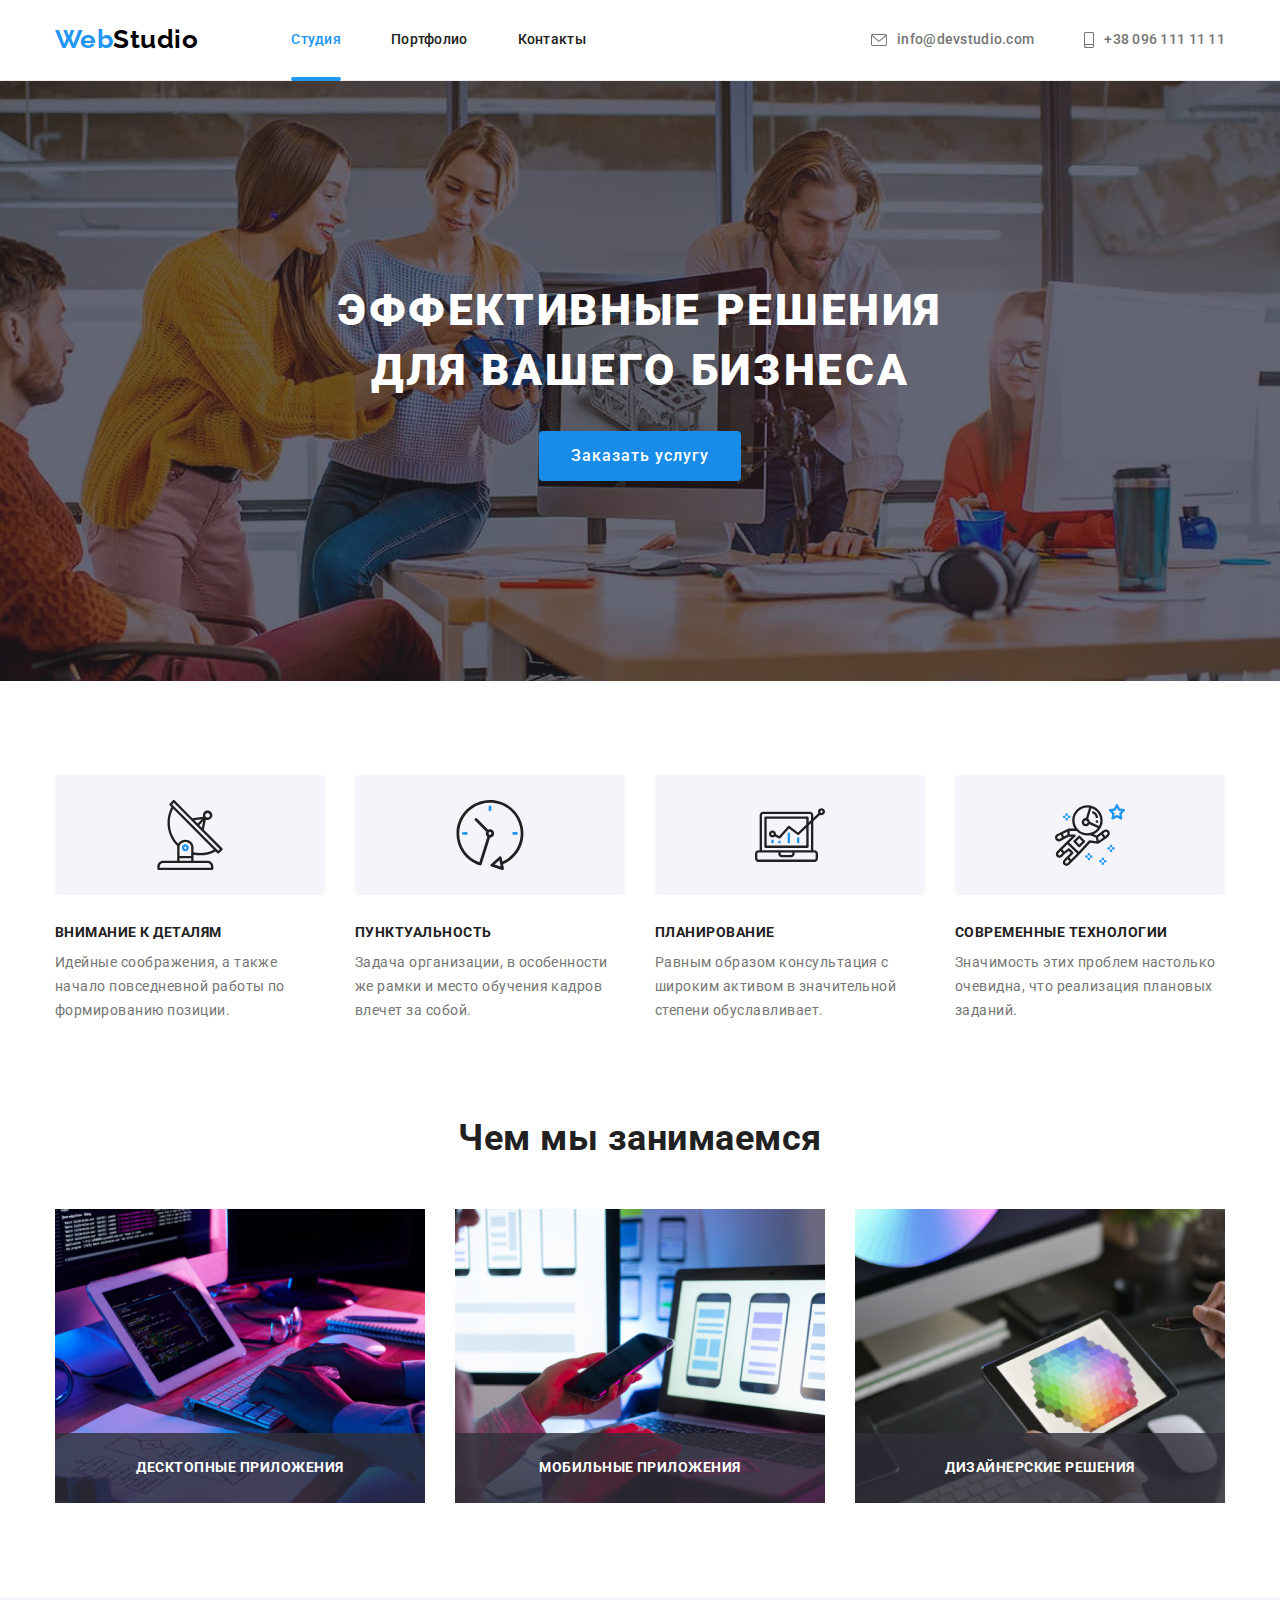
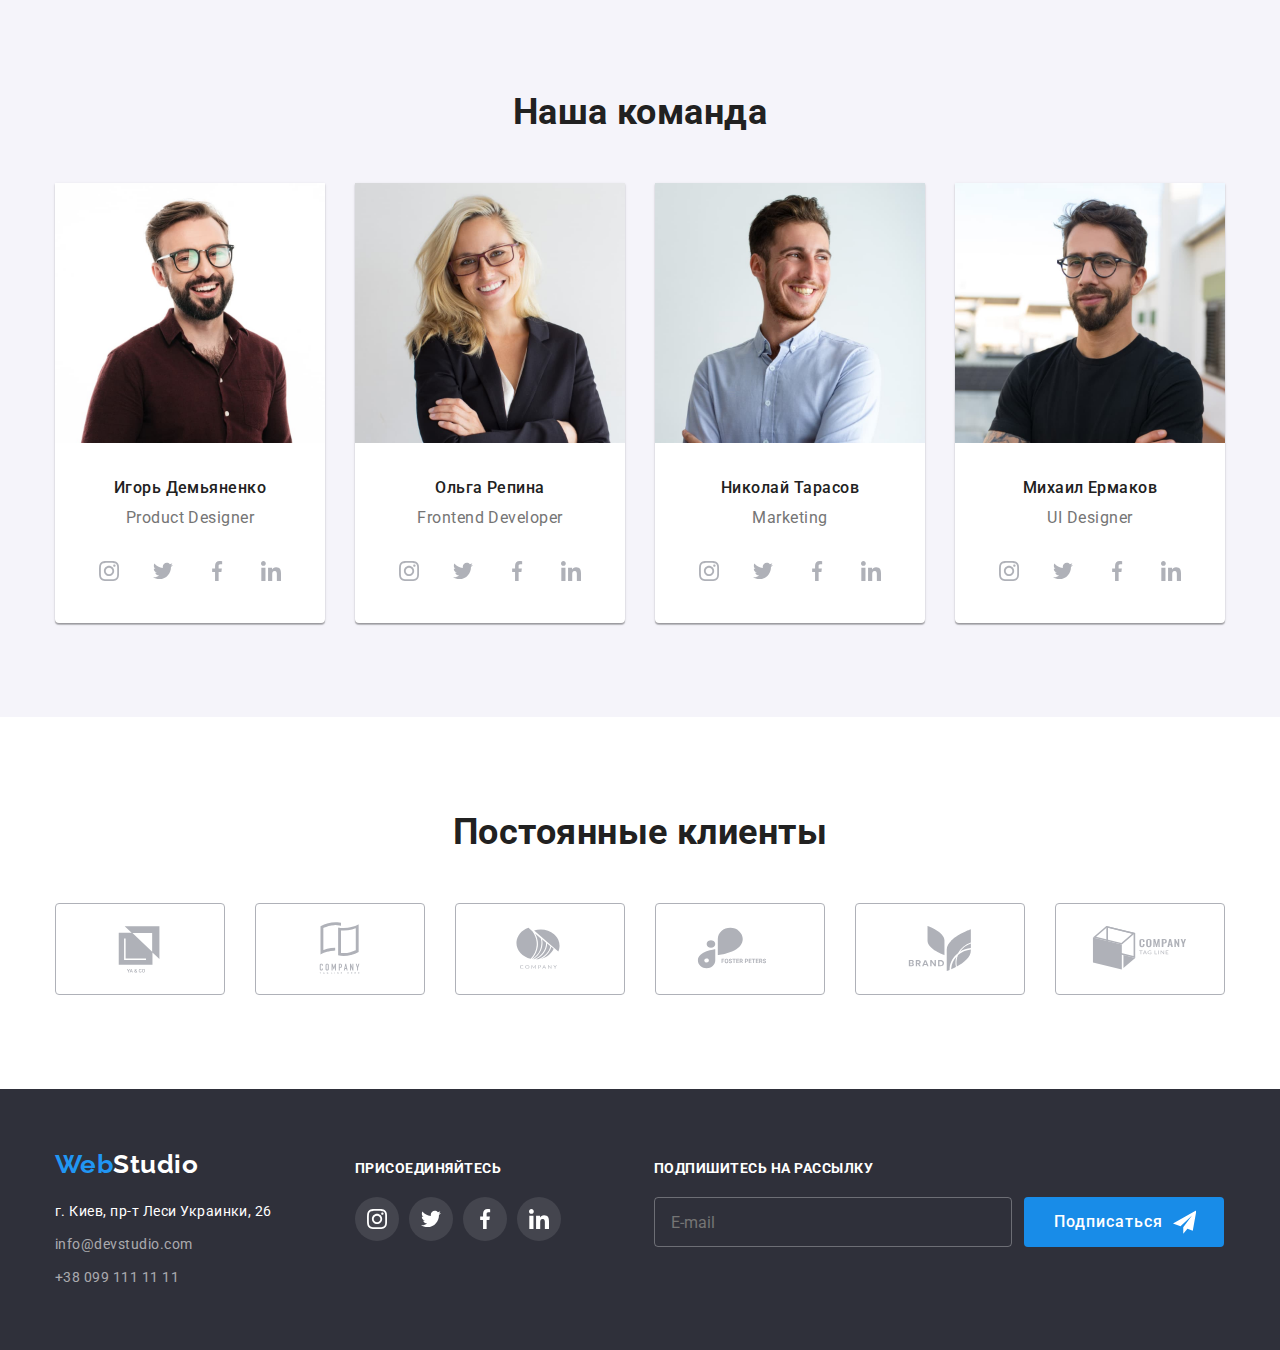
<file: index.html>
<!DOCTYPE html>
<html lang="ru">
    <head>
        <meta charset="UTF-8" />
        <meta http-equiv="X-UA-Compatible" content="IE=edge" />
        <meta name="viewport" content="width=device-width, initial-scale=1.0" />
        <title>Главная</title>
        <link rel="preconnect" href="https://fonts.googleapis.com" />
        <link rel="preconnect" href="https://fonts.gstatic.com" crossorigin />
        <link
            href="https://fonts.googleapis.com/css2?family=Raleway:wght@700&family=Roboto:wght@400;500;700;900&display=swap"
            rel="stylesheet"
        />
        <link
            rel="stylesheet"
            href="https://cdnjs.cloudflare.com/ajax/libs/modern-normalize/1.1.0/modern-normalize.min.css"
        />
        <link rel="stylesheet" href="./css/styles.css" />
    </head>

    <!-- body -->
    <body>
        <!-- header -->
        <header class="header">
            <div class="container main-nav">
                <!--navigation-->
                <nav class="navigation">
                    <!-- logo -->
                    <a href="./index.html" class="logo link"
                        ><span class="logo-web">Web</span>Studio</a
                    >
                    <!-- menu -->
                    <ul class="site-nav list">
                        <li class="item">
                            <a href="./index.html" class="link current">Студия</a>
                        </li>
                        <li class="item">
                            <a href="./portfolio.html" class="link">Портфолио</a>
                        </li>
                        <li class="item">
                            <a href="" class="link">Контакты</a>
                        </li>
                    </ul>
                </nav>

                <!-- contacts -->
                <ul class="site-contacts list">
                    <li class="item">
                        <a href="mailto:info@devstudio.com" class="email link">
                            <svg class="site-contacts-email" width="16" height="12">
                                <use href="./images/icons.svg#icon-envelope"></use>
                            </svg>
                            info@devstudio.com
                        </a>
                    </li>
                    <li class="item">
                        <a href="tel:+380961111111" class="smartphone link">
                            <svg class="site-contacts-smartphone" width="10" height="16">
                                <use href="./images/icons.svg#icon-smartphone"></use>
                            </svg>
                            +38 096 111 11 11</a
                        >
                    </li>
                </ul>
            </div>
        </header>

        <!-- main -->
        <main>
            <!-- hero -->
            <section class="hero overlay">
                <div class="container">
                    <h1 class="hero-title">Эффективные решения для вашего бизнеса</h1>
                    <button type="button" class="button primary" data-modal-open>
                        Заказать услугу
                    </button>
                </div>
            </section>

            <!-- specifics -->
            <section class="section no-bottom-padding">
                <div class="container">
                    <!-- visually-hidden -->
                    <h2 class="visually-hidden" aria-hidden="true" tabindex="-1">
                        Особенности
                    </h2>

                    <ul class="specifics-list list">
                        <li class="item">
                            <div class="specifics-item">
                                <svg width="70" height="70">
                                    <use href="./images/icons.svg#icon-antenna"></use>
                                </svg>
                            </div>
                            <h3 class="section-subtitle">Внимание к деталям</h3>
                            <p class="section-text">
                                Идейные соображения, а также начало повседневной работы по
                                формированию позиции.
                            </p>
                        </li>

                        <li class="item icon-clock">
                            <div class="specifics-item">
                                <svg width="70" height="70">
                                    <use href="./images/icons.svg#icon-clock"></use>
                                </svg>
                            </div>
                            <h3 class="section-subtitle">Пунктуальность</h3>
                            <p class="section-text">
                                Задача организации, в особенности же рамки и место
                                обучения кадров влечет за собой.
                            </p>
                        </li>

                        <li class="item icon-diagram">
                            <div class="specifics-item">
                                <svg width="70" height="70">
                                    <use href="./images/icons.svg#icon-diagram"></use>
                                </svg>
                            </div>
                            <h3 class="section-subtitle">Планирование</h3>
                            <p class="section-text">
                                Равным образом консультация с широким активом в
                                значительной степени обуславливает.
                            </p>
                        </li>

                        <li class="item icon-astronaut">
                            <div class="specifics-item">
                                <svg width="70" height="70">
                                    <use href="./images/icons.svg#icon-astronaut"></use>
                                </svg>
                            </div>
                            <h3 class="section-subtitle">Современные технологии</h3>
                            <p class="section-text">
                                Значимость этих проблем настолько очевидна, что реализация
                                плановых заданий.
                            </p>
                        </li>
                    </ul>
                </div>
            </section>

            <!-- occupation -->
            <section class="section">
                <div class="container">
                    <h2 class="section-title">Чем мы занимаемся</h2>
                    <ul class="occupation-list list">
                        <li class="item">
                            <div class="occupation-thumb">
                                <img
                                    class="image"
                                    src="./images/img_1.jpg"
                                    alt="разработка програм"
                                    width="370"
                                    height="294"
                                />
                                <div class="occupation-thumb-about">
                                    <h3 class="section-subtitle">
                                        Десктопные приложения
                                    </h3>
                                </div>
                            </div>
                        </li>
                        <li class="item">
                            <div class="occupation-thumb">
                                <img
                                    class="image"
                                    src="./images/img_2.jpg"
                                    alt="мобильные приложения"
                                    width="370"
                                    height="294"
                                />
                                <div class="occupation-thumb-about">
                                    <h3 class="section-subtitle">Мобильные приложения</h3>
                                </div>
                            </div>
                        </li>
                        <li class="item">
                            <div class="occupation-thumb">
                                <img
                                    class="image"
                                    src="./images/img_3.jpg"
                                    alt="дизайн приложений"
                                    width="370"
                                    height="294"
                                />
                                <div class="occupation-thumb-about">
                                    <h3 class="section-subtitle">Дизайнерские решения</h3>
                                </div>
                            </div>
                        </li>
                    </ul>
                </div>
            </section>

            <!-- team -->
            <section class="section team">
                <div class="container">
                    <h2 class="section-title">Наша команда</h2>
                    <ul class="team-list list">
                        <li class="item">
                            <img
                                class="image"
                                src="./images/comand_1.jpg"
                                alt="Игорь Демьяненко"
                                width="270"
                            />
                            <div class="team-content">
                                <h3 class="team-subtitle">Игорь Демьяненко</h3>
                                <p class="team-text">Product Designer</p>
                                <ul class="team-socials-list list">
                                    <li class="team-socials-item">
                                        <a href="" class="team-social-link">
                                            <svg
                                                class="team-social-icon"
                                                width="20"
                                                height="20"
                                            >
                                                <use
                                                    href="./images/icons.svg#icon-instagram"
                                                ></use>
                                            </svg>
                                        </a>
                                    </li>
                                    <li class="team-socials-item">
                                        <a href="" class="team-social-link">
                                            <svg
                                                class="team-social-icon"
                                                width="20"
                                                height="20"
                                            >
                                                <use
                                                    href="./images/icons.svg#icon-twitter"
                                                ></use>
                                            </svg>
                                        </a>
                                    </li>
                                    <li class="team-socials-item">
                                        <a href="" class="team-social-link">
                                            <svg
                                                class="team-social-icon"
                                                width="20"
                                                height="20"
                                            >
                                                <use
                                                    href="./images/icons.svg#icon-facebook"
                                                ></use>
                                            </svg>
                                        </a>
                                    </li>
                                    <li class="team-socials-item">
                                        <a href="" class="team-social-link">
                                            <svg
                                                class="team-social-icon"
                                                width="20"
                                                height="20"
                                            >
                                                <use
                                                    href="./images/icons.svg#icon-linkedin"
                                                ></use>
                                            </svg>
                                        </a>
                                    </li>
                                </ul>
                            </div>
                        </li>
                        <li class="item">
                            <img
                                class="image"
                                src="./images/comand_2.jpg"
                                alt="Ольга Репина"
                                width="270"
                            />
                            <div class="team-content">
                                <h3 class="team-subtitle">Ольга Репина</h3>
                                <p class="team-text">Frontend Developer</p>
                                <ul class="team-socials-list list">
                                    <li class="team-socials-item">
                                        <a href="" class="team-social-link">
                                            <svg
                                                class="team-social-icon"
                                                width="20"
                                                height="20"
                                            >
                                                <use
                                                    href="./images/icons.svg#icon-instagram"
                                                ></use>
                                            </svg>
                                        </a>
                                    </li>
                                    <li class="team-socials-item">
                                        <a href="" class="team-social-link">
                                            <svg
                                                class="team-social-icon"
                                                width="20"
                                                height="20"
                                            >
                                                <use
                                                    href="./images/icons.svg#icon-twitter"
                                                ></use>
                                            </svg>
                                        </a>
                                    </li>
                                    <li class="team-socials-item">
                                        <a href="" class="team-social-link">
                                            <svg
                                                class="team-social-icon"
                                                width="20"
                                                height="20"
                                            >
                                                <use
                                                    href="./images/icons.svg#icon-facebook"
                                                ></use>
                                            </svg>
                                        </a>
                                    </li>
                                    <li class="team-socials-item">
                                        <a href="" class="team-social-link">
                                            <svg
                                                class="team-social-icon"
                                                width="20"
                                                height="20"
                                            >
                                                <use
                                                    href="./images/icons.svg#icon-linkedin"
                                                ></use>
                                            </svg>
                                        </a>
                                    </li>
                                </ul>
                            </div>
                        </li>
                        <li class="item">
                            <img
                                class="image"
                                src="./images/comand_3.jpg"
                                alt="Николай Тарасов"
                                width="270"
                            />
                            <div class="team-content">
                                <h3 class="team-subtitle">Николай Тарасов</h3>
                                <p class="team-text">Marketing</p>
                                <ul class="team-socials-list list">
                                    <li class="team-socials-item">
                                        <a href="" class="team-social-link">
                                            <svg
                                                class="team-social-icon"
                                                width="20"
                                                height="20"
                                            >
                                                <use
                                                    href="./images/icons.svg#icon-instagram"
                                                ></use>
                                            </svg>
                                        </a>
                                    </li>
                                    <li class="team-socials-item">
                                        <a href="" class="team-social-link">
                                            <svg
                                                class="team-social-icon"
                                                width="20"
                                                height="20"
                                            >
                                                <use
                                                    href="./images/icons.svg#icon-twitter"
                                                ></use>
                                            </svg>
                                        </a>
                                    </li>
                                    <li class="team-socials-item">
                                        <a href="" class="team-social-link">
                                            <svg
                                                class="team-social-icon"
                                                width="20"
                                                height="20"
                                            >
                                                <use
                                                    href="./images/icons.svg#icon-facebook"
                                                ></use>
                                            </svg>
                                        </a>
                                    </li>
                                    <li class="team-socials-item">
                                        <a href="" class="team-social-link">
                                            <svg
                                                class="team-social-icon"
                                                width="20"
                                                height="20"
                                            >
                                                <use
                                                    href="./images/icons.svg#icon-linkedin"
                                                ></use>
                                            </svg>
                                        </a>
                                    </li>
                                </ul>
                            </div>
                        </li>
                        <li class="item">
                            <img
                                class="image"
                                src="./images/comand_4.jpg"
                                alt="Михаил Ермаков"
                                width="270"
                            />
                            <div class="team-content">
                                <h3 class="team-subtitle">Михаил Ермаков</h3>
                                <p class="team-text">UI Designer</p>
                                <ul class="team-socials-list list">
                                    <li class="team-socials-item">
                                        <a href="" class="team-social-link">
                                            <svg
                                                class="team-social-icon"
                                                width="20"
                                                height="20"
                                            >
                                                <use
                                                    href="./images/icons.svg#icon-instagram"
                                                ></use>
                                            </svg>
                                        </a>
                                    </li>
                                    <li class="team-socials-item">
                                        <a href="" class="team-social-link">
                                            <svg
                                                class="team-social-icon"
                                                width="20"
                                                height="20"
                                            >
                                                <use
                                                    href="./images/icons.svg#icon-twitter"
                                                ></use>
                                            </svg>
                                        </a>
                                    </li>
                                    <li class="team-socials-item">
                                        <a href="" class="team-social-link">
                                            <svg
                                                class="team-social-icon"
                                                width="20"
                                                height="20"
                                            >
                                                <use
                                                    href="./images/icons.svg#icon-facebook"
                                                ></use>
                                            </svg>
                                        </a>
                                    </li>
                                    <li class="team-socials-item">
                                        <a href="" class="team-social-link">
                                            <svg
                                                class="team-social-icon"
                                                width="20"
                                                height="20"
                                            >
                                                <use
                                                    href="./images/icons.svg#icon-linkedin"
                                                ></use>
                                            </svg>
                                        </a>
                                    </li>
                                </ul>
                            </div>
                        </li>
                    </ul>
                </div>
            </section>

            <!-- client -->
            <section class="section">
                <div class="container">
                    <h2 class="section-title">Постоянные клиенты</h2>
                    <ul class="client-list">
                        <li class="item list">
                            <a
                                class="client-link item-flex"
                                target="_blank"
                                rel="nofollow"
                                href=""
                                ><svg class="icon" width="106" height="60">
                                    <use
                                        href="./images/icons.svg#icon-client_1"
                                    ></use></svg
                            ></a>
                        </li>
                        <li class="item list">
                            <a
                                class="client-link item-flex"
                                target="_blank"
                                rel="nofollow"
                                href=""
                                ><svg class="icon" width="106" height="60">
                                    <use
                                        href="./images/icons.svg#icon-client_2"
                                    ></use></svg
                            ></a>
                        </li>
                        <li class="item list">
                            <a
                                class="client-link item-flex"
                                target="_blank"
                                rel="nofollow"
                                href=""
                                ><svg class="icon" width="106" height="60">
                                    <use
                                        href="./images/icons.svg#icon-client_3"
                                    ></use></svg
                            ></a>
                        </li>
                        <li class="item list">
                            <a
                                class="client-link item-flex"
                                target="_blank"
                                rel="nofollow"
                                href=""
                                ><svg class="icon" width="106" height="60">
                                    <use
                                        href="./images/icons.svg#icon-client_4"
                                    ></use></svg
                            ></a>
                        </li>
                        <li class="item list">
                            <a
                                class="client-link item-flex"
                                target="_blank"
                                rel="nofollow"
                                href=""
                                ><svg class="icon" width="106" height="60">
                                    <use
                                        href="./images/icons.svg#icon-client_5"
                                    ></use></svg
                            ></a>
                        </li>
                        <li class="item list">
                            <a
                                class="client-link item-flex"
                                target="_blank"
                                rel="nofollow"
                                href=""
                                ><svg class="icon" width="106" height="60">
                                    <use
                                        href="./images/icons.svg#icon-client_6"
                                    ></use></svg
                            ></a>
                        </li>
                    </ul>
                </div>
            </section>
        </main>

        <!-- footer -->
        <footer class="footer">
            <div class="container footer-block">
                <div class="footer-logo-address">
                    <!-- logo -->
                    <a href="./index.html" class="logo link"
                        ><span class="logo-web">Web</span>Studio</a
                    >

                    <!-- address -->
                    <address class="footer-address">
                        <ul class="address-list list">
                            <li class="item">
                                <a
                                    target="_blank"
                                    rel="nofollow"
                                    href="https://goo.gl/maps/Q8oSSp6cbLLiqwUZA"
                                    class="location link"
                                    >г. Киев, пр-т Леси Украинки, 26
                                </a>
                            </li>
                            <li class="item">
                                <a
                                    href="mailto:info@devstudio.com"
                                    class="address-contacts link"
                                    >info@devstudio.com</a
                                >
                            </li>
                            <li class="item">
                                <a href="tel:+380961111111" class="address-contacts link"
                                    >+38 099 111 11 11</a
                                >
                            </li>
                        </ul>
                    </address>
                </div>

                <!-- social -->
                <div class="footer-social">
                    <h3 class="section-subtitle">присоединяйтесь</h3>
                    <ul class="footer-social-list list">
                        <li class="item">
                            <a
                                class="social-link item-flex"
                                target="_blank"
                                rel="nofollow"
                                href=""
                            >
                                <svg class="icon" width="20" height="20">
                                    <use href="./images/icons.svg#icon-instagram"></use>
                                </svg>
                            </a>
                        </li>
                        <li class="item">
                            <a
                                class="social-link item-flex"
                                target="_blank"
                                rel="nofollow"
                                href=""
                            >
                                <svg class="icon" width="20" height="20">
                                    <use
                                        href="./images/icons.svg#icon-twitter"
                                    ></use></svg
                            ></a>
                        </li>
                        <li class="item">
                            <a
                                class="social-link item-flex"
                                target="_blank"
                                rel="nofollow"
                                href=""
                            >
                                <svg class="icon" width="20" height="20">
                                    <use href="./images/icons.svg#icon-facebook"></use>
                                </svg>
                            </a>
                        </li>
                        <li class="item">
                            <a
                                class="social-link item-flex"
                                target="_blank"
                                rel="nofollow"
                                href=""
                            >
                                <svg class="icon" width="20" height="20">
                                    <use
                                        href="./images/icons.svg#icon-linkedin"
                                    ></use></svg
                            ></a>
                        </li>
                    </ul>
                </div>

                <div class="footer-online">
                    <h3 class="section-subtitle">Подпишитесь на рассылку</h3>
                    <form class="online-form">
                        <input
                            type="email"
                            name="user-mail"
                            placeholder="E-mail"
                            class="online-input"
                            required
                        />
                        <button type="submit" class="button primary">
                            Подписаться
                            <svg class="icon-send" width="24" height="24">
                                <use href="./images/icons.svg#icon-send"></use>
                            </svg>
                        </button>
                    </form>
                </div>
            </div>
        </footer>

        <!-- backdrop -->
        <div class="backdrop is-hidden" data-modal>
            <div class="modal">
                <button type="button" class="modal-button-close" data-modal-close>
                    <svg class="modal-close-icon" width="18" height="18">
                        <use href="./images/icons.svg#icon-close"></use>
                    </svg>
                </button>

                <form class="modal-form">
                    <p class="modal-title">Оставьте свои данные, мы вам перезвоним</p>

                    <div class="form-field">
                        <label class="modal-label" for="name">Имя</label>
                        <div class="modal-input-wrap">
                            <input
                                class="modal-input"
                                type="text"
                                name="user-name"
                                id="name"
                                required
                            />
                            <svg class="modal-icon" width="18" height="18">
                                <use href="./images/icons.svg#icon-person"></use>
                            </svg>
                        </div>
                    </div>

                    <div class="form-field">
                        <label class="modal-label" for="tel">Телефон</label>
                        <div class="modal-input-wrap">
                            <input
                                class="modal-input"
                                type="tel"
                                name="user-tel"
                                id="tel"
                                required
                            />
                            <svg class="modal-icon" width="18" height="18">
                                <use href="./images/icons.svg#icon-phone"></use>
                            </svg>
                        </div>
                    </div>

                    <div class="form-field">
                        <label class="modal-label" for="mail">Почта</label>
                        <div class="modal-input-wrap">
                            <input
                                class="modal-input"
                                type="email"
                                name="user-mail"
                                id="mail"
                                required
                            />
                            <svg class="modal-icon" width="18" height="18">
                                <use href="./images/icons.svg#icon-email"></use>
                            </svg>
                        </div>
                    </div>

                    <div class="form-field">
                        <label class="modal-label" for="comment">Комментарий</label>
                        <textarea
                            class="modal-input modal-textarea"
                            name="user-text"
                            id="comment"
                            placeholder="Введите текст"
                        ></textarea>
                    </div>

                    <div class="form-field check">
                        <input
                            class="modal-check visually-hidden"
                            type="checkbox"
                            name="modal-check"
                            value="ok"
                            id="modal-check"
                            required
                        />
                        <label class="modal-check-text" for="modal-check"
                            ><span class="modal-check-wrap">
                                <svg class="modal-check-icon" width="16" height="15">
                                    <use href="./images/icons.svg#icon-check"></use>
                                </svg>
                            </span>
                            Соглашаюсь с рассылкой и принимаю &nbsp; </label
                        ><a href="" class="modal-check-link">Условия договора</a>
                    </div>

                    <button type="submit" class="button primary">Отправить</button>
                </form>
            </div>
        </div>
        <script src="./js/modal.js"></script>
    </body>
</html>
</file>
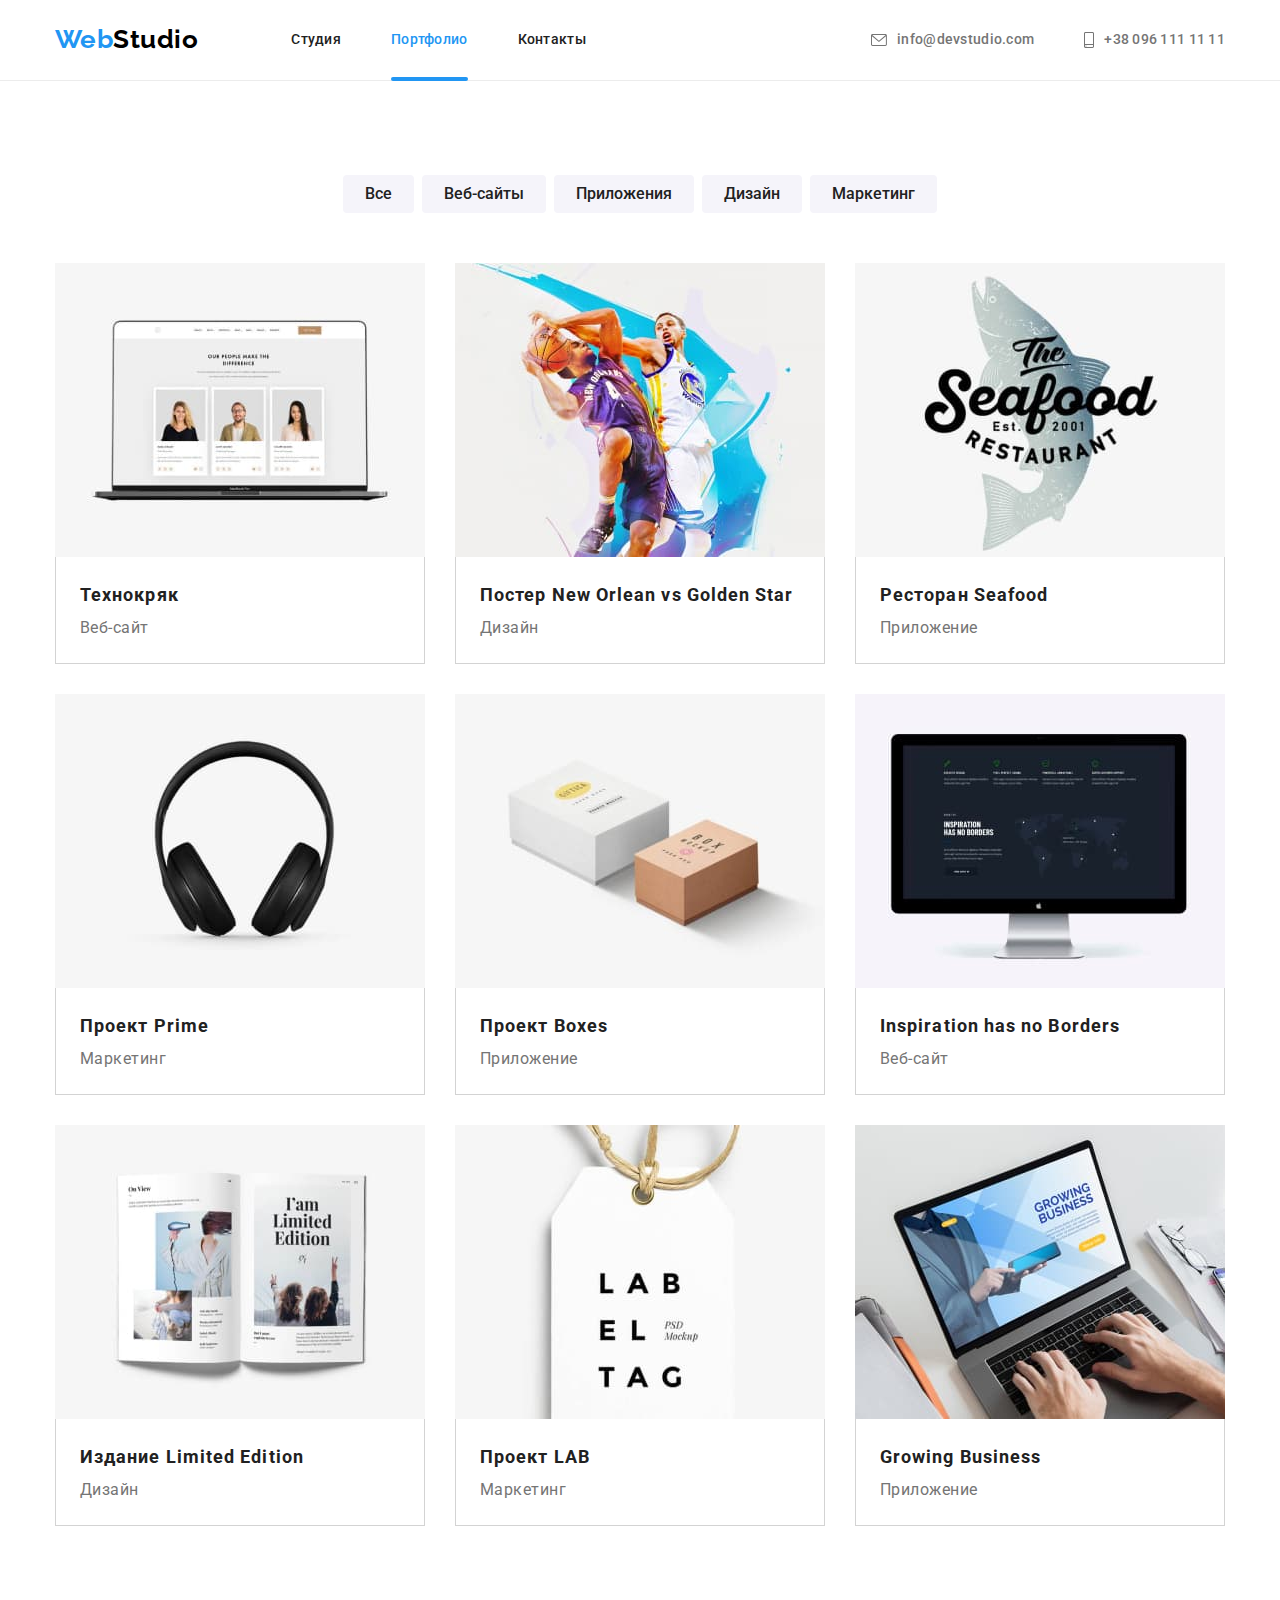
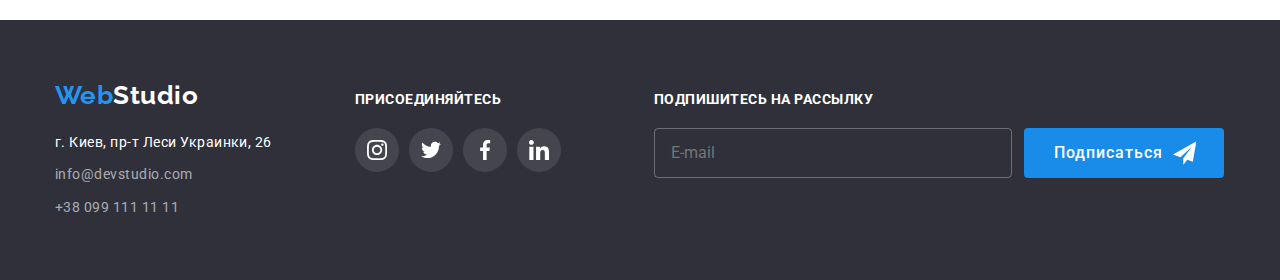
<file: portfolio.html>
<!DOCTYPE html>
<html lang="ru">
    <head>
        <meta charset="UTF-8" />
        <meta http-equiv="X-UA-Compatible" content="IE=edge" />
        <meta name="viewport" content="width=device-width, initial-scale=1.0" />
        <title>Портфолио</title>
        <link rel="preconnect" href="https://fonts.googleapis.com" />
        <link rel="preconnect" href="https://fonts.gstatic.com" crossorigin />
        <link
            href="https://fonts.googleapis.com/css2?family=Raleway:wght@700&family=Roboto:wght@400;500;700;900&display=swap"
            rel="stylesheet"
        />
        <link
            rel="stylesheet"
            href="https://cdnjs.cloudflare.com/ajax/libs/modern-normalize/1.1.0/modern-normalize.min.css"
        />
        <link rel="stylesheet" href="./css/styles.css" />
    </head>
    <!--body-->
    <body>
        <!--header-->
        <header class="header">
            <div class="container main-nav">
                <!--navigation-->
                <nav class="navigation">
                    <!-- logo -->
                    <a href="./index.html" class="logo link"
                        ><span class="logo-web">Web</span>Studio</a
                    >
                    <!-- menu -->
                    <ul class="site-nav list">
                        <li class="item">
                            <a href="./index.html" class="link">Студия</a>
                        </li>
                        <li class="item">
                            <a href="./portfolio.html" class="link current">Портфолио</a>
                        </li>
                        <li class="item">
                            <a href="" class="link">Контакты</a>
                        </li>
                    </ul>
                </nav>

                <!-- contacts -->
                <ul class="site-contacts list">
                    <li class="item">
                        <a href="mailto:info@devstudio.com" class="email link">
                            <svg class="site-contacts-email" width="16" height="12">
                                <use href="./images/icons.svg#icon-envelope"></use>
                            </svg>
                            info@devstudio.com
                        </a>
                    </li>
                    <li class="item">
                        <a href="tel:+380961111111" class="smartphone link">
                            <svg class="site-contacts-smartphone" width="10" height="16">
                                <use href="./images/icons.svg#icon-smartphone"></use>
                            </svg>
                            +38 096 111 11 11</a
                        >
                    </li>
                </ul>
            </div>
        </header>

        <!--main-->
        <main>
            <section class="section">
                <div class="container">
                    <!--visually-hidden-->
                    <h1 class="visually-hidden" aria-hidden="true" tabindex="-1">
                        Портфолио
                    </h1>

                    <!--filter-->
                    <ul class="filters list">
                        <li class="item">
                            <button type="button" class="button secondary">Все</button>
                        </li>
                        <li class="item">
                            <button type="button" class="button secondary">
                                Веб-сайты
                            </button>
                        </li>
                        <li class="item">
                            <button type="button" class="button secondary">
                                Приложения
                            </button>
                        </li>
                        <li class="item">
                            <button type="button" class="button secondary">Дизайн</button>
                        </li>
                        <li class="item">
                            <button type="button" class="button secondary">
                                Маркетинг
                            </button>
                        </li>
                    </ul>

                    <!--project-->
                    <ul class="project list">
                        <li class="item">
                            <a href="" class="project-link link">
                                <div class="item-thumb">
                                    <img
                                        class="image"
                                        src="./images/tehnokrjak.jpg"
                                        alt="скрин сайта"
                                        width="370"
                                        height="294"
                                    />
                                    <div class="item-overlay">
                                        <p class="item-overlay-text">
                                            Технокряк это современная площадка
                                            распространения коронавируса. Компании
                                            используют эту платформу для цифрового
                                            шпионажа и атак на защищённые сервера
                                            конкурентов.
                                        </p>
                                    </div>
                                </div>
                                <div class="item-content">
                                    <h2 class="project-title">Технокряк</h2>
                                    <p class="project-text">Веб-сайт</p>
                                </div>
                            </a>
                        </li>

                        <li class="item">
                            <a href="" class="project-link link">
                                <div class="item-thumb">
                                    <img
                                        class="image"
                                        src="./images/basket.jpg"
                                        alt="два баскетболиста"
                                        width="370"
                                        height="294"
                                    />
                                    <div class="item-overlay">
                                        <p class="item-overlay-text">
                                            Технокряк это современная площадка
                                            распространения коронавируса. Компании
                                            используют эту платформу для цифрового
                                            шпионажа и атак на защищённые сервера
                                            конкурентов.
                                        </p>
                                    </div>
                                </div>
                                <div class="item-content">
                                    <h2 class="project-title">
                                        Постер New Orlean vs Golden Star
                                    </h2>
                                    <p class="project-text">Дизайн</p>
                                </div>
                            </a>
                        </li>

                        <li class="item">
                            <a href="" class="project-link link">
                                <div class="item-thumb">
                                    <img
                                        class="image"
                                        src="./images/seafood.jpg"
                                        alt="емблема Seafood"
                                        width="370"
                                        height="294"
                                    />
                                    <div class="item-overlay">
                                        <p class="item-overlay-text">
                                            Технокряк это современная площадка
                                            распространения коронавируса. Компании
                                            используют эту платформу для цифрового
                                            шпионажа и атак на защищённые сервера
                                            конкурентов.
                                        </p>
                                    </div>
                                </div>
                                <div class="item-content">
                                    <h2 class="project-title">Ресторан Seafood</h2>
                                    <p class="project-text">Приложение</p>
                                </div>
                            </a>
                        </li>

                        <li class="item">
                            <a href="" class="project-link link">
                                <div class="item-thumb">
                                    <img
                                        class="image"
                                        src="./images/headphones.jpg"
                                        alt="наушники"
                                        width="370"
                                        height="294"
                                    />
                                    <div class="item-overlay">
                                        <p class="item-overlay-text">
                                            Технокряк это современная площадка
                                            распространения коронавируса. Компании
                                            используют эту платформу для цифрового
                                            шпионажа и атак на защищённые сервера
                                            конкурентов.
                                        </p>
                                    </div>
                                </div>
                                <div class="item-content">
                                    <h2 class="project-title">Проект Prime</h2>
                                    <p class="project-text">Маркетинг</p>
                                </div>
                            </a>
                        </li>

                        <li class="item">
                            <a href="" class="project-link link">
                                <div class="item-thumb">
                                    <img
                                        class="image"
                                        src="./images/boxes.jpg"
                                        alt="коробки"
                                        width="370"
                                        height="294"
                                    />
                                    <div class="item-overlay">
                                        <p class="item-overlay-text">
                                            Технокряк это современная площадка
                                            распространения коронавируса. Компании
                                            используют эту платформу для цифрового
                                            шпионажа и атак на защищённые сервера
                                            конкурентов.
                                        </p>
                                    </div>
                                </div>
                                <div class="item-content">
                                    <h2 class="project-title">Проект Boxes</h2>
                                    <p class="project-text">Приложение</p>
                                </div>
                            </a>
                        </li>

                        <li class="item">
                            <a href="" class="project-link link">
                                <div class="item-thumb">
                                    <img
                                        class="image"
                                        src="./images/monitor.jpg"
                                        alt="монитор"
                                        width="370"
                                        height="294"
                                    />
                                    <div class="item-overlay">
                                        <p class="item-overlay-text">
                                            Технокряк это современная площадка
                                            распространения коронавируса. Компании
                                            используют эту платформу для цифрового
                                            шпионажа и атак на защищённые сервера
                                            конкурентов.
                                        </p>
                                    </div>
                                </div>
                                <div class="item-content">
                                    <h2 class="project-title">
                                        Inspiration has no Borders
                                    </h2>
                                    <p class="project-text">Веб-сайт</p>
                                </div>
                            </a>
                        </li>

                        <li class="item">
                            <a href="" class="project-link link">
                                <div class="item-thumb">
                                    <img
                                        class="image"
                                        src="./images/book.jpg"
                                        alt="книга"
                                        width="370"
                                        height="294"
                                    />
                                    <div class="item-overlay">
                                        <p class="item-overlay-text">
                                            Технокряк это современная площадка
                                            распространения коронавируса. Компании
                                            используют эту платформу для цифрового
                                            шпионажа и атак на защищённые сервера
                                            конкурентов.
                                        </p>
                                    </div>
                                </div>
                                <div class="item-content">
                                    <h2 class="project-title">Издание Limited Edition</h2>
                                    <p class="project-text">Дизайн</p>
                                </div>
                            </a>
                        </li>

                        <li class="item">
                            <a href="" class="project-link link">
                                <div class="item-thumb">
                                    <img
                                        class="image"
                                        src="./images/label.jpg"
                                        alt="эмблема"
                                        width="370"
                                        height="294"
                                    />
                                    <div class="item-overlay">
                                        <p class="item-overlay-text">
                                            Технокряк это современная площадка
                                            распространения коронавируса. Компании
                                            используют эту платформу для цифрового
                                            шпионажа и атак на защищённые сервера
                                            конкурентов.
                                        </p>
                                    </div>
                                </div>
                                <div class="item-content">
                                    <h2 class="project-title">Проект LAB</h2>
                                    <p class="project-text">Маркетинг</p>
                                </div>
                            </a>
                        </li>

                        <li class="item">
                            <a href="" class="project-link link">
                                <div class="item-thumb">
                                    <img
                                        class="image"
                                        src="./images/notebook.jpg"
                                        alt="ноутбук"
                                        width="370"
                                        height="294"
                                    />
                                    <div class="item-overlay">
                                        <p class="item-overlay-text">
                                            Технокряк это современная площадка
                                            распространения коронавируса. Компании
                                            используют эту платформу для цифрового
                                            шпионажа и атак на защищённые сервера
                                            конкурентов.
                                        </p>
                                    </div>
                                </div>
                                <div class="item-content">
                                    <h2 class="project-title">Growing Business</h2>
                                    <p class="project-text">Приложение</p>
                                </div>
                            </a>
                        </li>
                    </ul>
                </div>
            </section>
        </main>

        <!--footer-->
        <footer class="footer">
            <div class="container footer-block">
                <div class="footer-logo-address">
                    <!-- logo -->
                    <a href="./index.html" class="logo link"
                        ><span class="logo-web">Web</span>Studio</a
                    >

                    <!-- address -->
                    <address class="footer-address">
                        <ul class="address-list list">
                            <li class="item">
                                <a
                                    target="_blank"
                                    rel="nofollow"
                                    href="https://goo.gl/maps/Q8oSSp6cbLLiqwUZA"
                                    class="location link"
                                    >г. Киев, пр-т Леси Украинки, 26
                                </a>
                            </li>
                            <li class="item">
                                <a
                                    href="mailto:info@devstudio.com"
                                    class="address-contacts link"
                                    >info@devstudio.com</a
                                >
                            </li>
                            <li class="item">
                                <a href="tel:+380961111111" class="address-contacts link"
                                    >+38 099 111 11 11</a
                                >
                            </li>
                        </ul>
                    </address>
                </div>

                <!-- social -->
                <div class="footer-social">
                    <h3 class="section-subtitle">присоединяйтесь</h3>
                    <ul class="footer-social-list list">
                        <li class="item">
                            <a
                                class="social-link item-flex"
                                target="_blank"
                                rel="nofollow"
                                href=""
                            >
                                <svg class="icon" width="20" height="20">
                                    <use href="./images/icons.svg#icon-instagram"></use>
                                </svg>
                            </a>
                        </li>
                        <li class="item">
                            <a
                                class="social-link item-flex"
                                target="_blank"
                                rel="nofollow"
                                href=""
                            >
                                <svg class="icon" width="20" height="20">
                                    <use
                                        href="./images/icons.svg#icon-twitter"
                                    ></use></svg
                            ></a>
                        </li>
                        <li class="item">
                            <a
                                class="social-link item-flex"
                                target="_blank"
                                rel="nofollow"
                                href=""
                            >
                                <svg class="icon" width="20" height="20">
                                    <use href="./images/icons.svg#icon-facebook"></use>
                                </svg>
                            </a>
                        </li>
                        <li class="item">
                            <a
                                class="social-link item-flex"
                                target="_blank"
                                rel="nofollow"
                                href=""
                            >
                                <svg class="icon" width="20" height="20">
                                    <use
                                        href="./images/icons.svg#icon-linkedin"
                                    ></use></svg
                            ></a>
                        </li>
                    </ul>
                </div>

                <div class="footer-online">
                    <h3 class="section-subtitle">Подпишитесь на рассылку</h3>
                    <form class="online-form">
                        <input
                            type="email"
                            name="user-mail"
                            placeholder="E-mail"
                            class="online-input"
                            required
                        />
                        <button type="submit" class="button primary">
                            Подписаться
                            <svg class="icon-send" width="24" height="24">
                                <use href="./images/icons.svg#icon-send"></use>
                            </svg>
                        </button>
                    </form>
                </div>
            </div>
        </footer>
    </body>
</html>
</file>
<file: css/styles.css>
/*   COLOR PALETTE   */

/* white color  #ffffff */
/* black color  #000000 */

/* main border color   #ECECEC */
/* second border color #EEEEEE */
/* third border color #afb1b8 */

/* basic color  #212121 */
/* second text  #757575 */
/* accent color #2196F3 */

/* back-color   #2f303a */
/* second-back  #f5f4fa */
/* prime-back   #188ce8 */

/* main-back    #C4C4C4 */
/* main-overlay rgba(47, 48, 58, 0.4); */
/* social-back  rgba(255, 255, 255, 0.1); */

/* main-fill    #AFB1B8 */

/* *** */

/* ***** ***** ***** */
/*     ALL PAGES     */
/* ***** ***** ***** */

:root {
    --primary-white-color: #ffffff;
    --black-color: #000000;

    --main-border-color: #ececec;
    --second-border-color: #eeeeee;
    --third-border-color: #afb1b8;

    --outline-border-color: rgba(0, 0, 0, 0.1);
    --online-second-border: rgba(255, 255, 255, 0.3);
    --second-border-color: rgba(33, 33, 33, 0.2);
    --first-text-color: #212121;
    --second-text-color: #757575;
    --footer-text-color: rgba(255, 255, 255, 0.6);
    --placeholder-text: rgba(117, 117, 117, 0.5);

    --accent-color: #2196f3;

    --back-color: #2f303a;
    --second-back-color: #f5f4fa;
    --prime-back-color: #188ce8;
    --main-back-color: #c4c4c4;
    --social-back-color: rgba(255, 255, 255, 0.1);
    --text-back-color: rgba(47, 48, 58, 0.8);

    --backdrop-back-color: rgba(0, 0, 0, 0.2);

    --main-overlay: rgb(47, 48, 58, 0.4);
    --item-overlay: rgba(33, 150, 243, 0.9);

    --card-shadow: 0px 1px 3px rgba(0, 0, 0, 0.12), 0px 1px 1px rgba(0, 0, 0, 0.14),
        0px 2px 1px rgba(0, 0, 0, 0.2);
    --card-progect-shadow: 0px 1px 1px rgba(0, 0, 0, 0.12),
        0px 4px 4px rgba(0, 0, 0, 0.06), 1px 4px 6px rgba(0, 0, 0, 0.16);

    --button-shadow: 0px 3px 1px rgba(0, 0, 0, 0.1), 0px 1px 2px rgba(0, 0, 0, 0.08),
        0px 2px 2px rgba(0, 0, 0, 0.12);

    --modal-shadow: 0px 1px 3px rgba(0, 0, 0, 0.12), 0px 1px 1px rgba(0, 0, 0, 0.14),
        0px 2px 1px rgba(0, 0, 0, 0.2);

    --main-fill: #afb1b8;

    --little-text-size: 12px;
    --small-text-size: 14px;
    --standart-text-size: 16px;
    --normal-text-size: 18px;
    --medium-text-size: 20px;
    --large-text-size: 36px;
    --extra-large-text-size: 44px;

    --little-letter-spacing: 0.01em;
    --small-letter-spacing: 0.02em;
    --main-letter-spacing: 0.03em;
    --medium-letter-spacing: 0.06em;

    --timing-function: cubic-bezier(0.4, 0, 0.2, 1);
    --transition-duration: 250ms;
}

/* ----- ----- ----- BODY ----- ----- ----- */

body {
    margin: 0;
    background-color: var(--primary-white-color);
    color: var(--first-text-color);
    font-family: Roboto, Ubuntu, arial, sans-serif;
    letter-spacing: var(--main-letter-spacing);
}

/* ----- ----- list ----- ----- */

.list {
    padding: 0;
    margin: 0;
    list-style: none;
}

/* ----- ----- link ----- ----- */
.link {
    text-decoration: none;
    transition: color var(--transition-duration) var(--timing-function);
}

/* ----- ----- image ----- ----- */
.image {
    display: block;
    max-width: 100%;
    height: auto;
}

/* ----- nav, contacts - hover, focus ----- */
.site-nav .link:hover,
.site-nav .link:focus,
.site-contacts .link:hover,
.site-contacts .link:focus,
.footer-address .link:focus,
.footer-address .link:hover {
    color: var(--accent-color);
}

/* ----- ----- button ----- ----- */

.button {
    display: inline-block;
    border-radius: 4px;
    padding: 6px 22px;
    border: 0px;

    cursor: pointer;
    color: var(--first-text-color);
    background-color: var(--primary-white-color);
    font-family: inherit;
    font-weight: 500;
    font-size: 16px;

    transition: color var(--transition-duration) var(--timing-function),
        background-color var(--transition-duration) var(--timing-function),
        box-shadow var(--transition-duration) var(--timing-function);
}

.button.primary {
    padding: 10px 32px;

    color: var(--primary-white-color);
    background-color: var(--prime-back-color);
    line-height: 1.88;
    letter-spacing: var(--medium-letter-spacing);
}

.button.secondary {
    color: var(--first-text-color);
    background-color: var(--second-back-color);
    line-height: 1.62;
}

.button:focus,
.button:hover {
    color: var(--primary-white-color);
    background-color: var(--accent-color);
}

.button.secondary:hover,
.button.secondary:focus {
    box-shadow: var(--button-shadow);
}

/* ----- ----- container ----- ----- */

.container {
    width: 1200px;
    padding-left: 15px;
    padding-right: 15px;
    margin-left: auto;
    margin-right: auto;

    /* outline: 1px solid red; */
}

/* ***** ***** ***** */

/*     INDEX PAGE    */

/* ***** ***** ***** */

/* ----- ----- ----- header ----- ----- ----- */

.header {
    border-bottom: 1px solid var(--main-border-color);
}

.main-nav {
    display: flex;
}

.navigation {
    display: flex;
    align-items: center;
}

.navigation .link {
    padding-top: 24px;
    padding-bottom: 25px;
}

/* ----- ----- logo ----- ----- */

.logo {
    margin-right: 93px;

    color: var(--black-color);
    font-family: Raleway, sans-serif;
    font-size: 26px;
    line-height: 1.19;
    font-weight: 700;
}

.logo-web {
    color: var(--accent-color);
}

.logo:active,
.logo:visited {
    color: var(--black-color);
}

/* ----- ----- site-nav ----- ----- */
.site-nav {
    display: flex;
}

.site-nav .item + .item,
.site-contacts .item + .item {
    margin-left: 50px;
}

.site-nav .link {
    display: block;
    padding-top: 32px;
    padding-bottom: 32px;

    color: var(--first-text-color);

    font-weight: 500;
    font-size: var(--small-text-size);
    line-height: 1.14;
    letter-spacing: var(--small-letter-spacing);
}

.site-nav .link.current {
    color: var(--accent-color);
}

.current {
    position: relative;
}

.current::after {
    position: absolute;
    left: 0;
    bottom: -1px;

    content: "";
    width: 100%;
    height: 4px;
    border-radius: 2px;

    background-color: var(--accent-color);
}

/* ----- ----- contacts ----- ----- */

.site-contacts {
    display: flex;
    align-items: center;
    margin-left: auto;
}

.site-contacts .link {
    padding-top: 32px;
    padding-bottom: 32px;

    color: var(--second-text-color);
    font-weight: 500;
    font-size: var(--small-text-size);
    line-height: 1.14;
    letter-spacing: var(--small-letter-spacing);
}

/* --- envelope --- */

.site-contacts-email {
    fill: currentColor;
    margin-right: 10px;
}

.site-contacts .email {
    display: flex;
    align-items: center;
}

/* --- smartphone --- */

.site-contacts-smartphone {
    fill: currentColor;
    margin-right: 10px;
}

.site-contacts .smartphone {
    display: flex;
    align-items: center;
}

/* ----- ----- ----- MAIN ----- ----- ----- */

/* ----- ----- hero ----- ----- */

.hero {
    padding-top: 200px;
    padding-bottom: 200px;

    background-color: var(--back-color);
    text-align: center;
}

.hero.overlay {
    min-height: 600px;
    max-width: 1600px;
    margin-left: auto;
    margin-right: auto;

    background-image: linear-gradient(to right, var(--main-overlay), var(--main-overlay)),
        url("../images/hero.jpg");
    background-repeat: no-repeat;
    background-position: center;
    background-size: cover;
    background-color: var(--main-back-color);
}

.hero-title {
    width: 696px;
    margin-top: 0;
    margin-right: auto;
    margin-bottom: 30px;
    margin-left: auto;

    color: var(--primary-white-color);
    text-transform: uppercase;
    font-weight: 900;
    font-size: var(--extra-large-text-size);
    line-height: 1.36;
    letter-spacing: var(--medium-letter-spacing);
}

/* ----- ----- section ----- ----- */

.section {
    padding-top: 94px;
    padding-bottom: 94px;
}

.section.no-bottom-padding {
    padding-bottom: 0;
}

.visually-hidden {
    position: absolute;
    white-space: nowrap;
    width: 1px;
    height: 1px;
    overflow: hidden;
    border: 0;
    padding: 0;
    clip: rect(0 0 0 0);
    clip-path: inset(50%);
    margin: -1px;
}

.specifics-list {
    display: flex;
}

.specifics-list .item {
    display: block;
    flex-basis: 270px;
}

.specifics-list .item + .item {
    margin-left: 30px;
}

.specifics-item {
    display: flex;
    align-items: center;
    justify-content: center;
    width: 270px;
    height: 120px;
    border-radius: 4px;
    margin-bottom: 30px;
    background-color: var(--second-back-color);
}

.section-subtitle {
    margin-top: 0;
    margin-bottom: 10px;

    font-size: var(--small-text-size);
    line-height: 1.14;
    text-transform: uppercase;
}

/* ----- ----- occupation ----- ----- */

.occupation-list {
    display: flex;
    justify-content: space-between;
}

.occupation-list .item + .item {
    margin-left: 30px;
}

.section-title {
    margin-top: 0;
    margin-bottom: 50px;

    color: var(--first-text-color);
    font-size: var(--large-text-size);
    line-height: 1.17;
    text-align: center;
}

.section-text {
    margin-top: 0;
    margin-bottom: 0;

    color: var(--second-text-color);
    font-size: var(--small-text-size);
    line-height: 1.71;
}

.occupation-thumb {
    position: relative;
}

.occupation-thumb-about {
    position: absolute;
    bottom: 0px;
    width: 100%;
    text-align: center;

    background-color: var(--text-back-color);
}

.occupation-thumb-about .section-subtitle {
    margin-bottom: 27px;
    margin-top: 27px;
    color: var(--primary-white-color);
}

/* ----- ----- team ----- ----- */

.team-list {
    display: flex;
}

.team-list .item + .item {
    margin-left: 30px;
}

.team-list .team-content {
    padding-top: 30px;
    padding-bottom: 30px;
}

.team {
    background-color: var(--second-back-color);
}

.team-list .item {
    background-color: var(--primary-white-color);
    border-radius: 0px 0px 4px 4px;
    box-shadow: var(--card-shadow);
}

.team-subtitle {
    margin-top: 0;
    margin-bottom: 0;

    font-weight: 500;
    font-size: 16px;
    line-height: 1.88;
    text-align: center;
}

.team-text {
    margin-top: 0;
    margin-bottom: 16px;

    color: var(--second-text-color);
    line-height: 1.88;
    text-align: center;
}

/* --- team-social-list --- */

.team-socials-list {
    display: flex;
    justify-content: center;
}

.team-social-link {
    width: 44px;
    height: 44px;
    border-radius: 50%;

    display: flex;
    align-items: center;
    justify-content: center;

    transition: background-color var(--transition-duration) var(--timing-function);
}

.team-social-icon {
    fill: var(--main-fill);
    transition: fill var(--transition-duration) var(--timing-function);
}

.team-socials-item + .team-socials-item {
    margin-left: 10px;
}

.team-social-link:hover,
.team-social-link:focus {
    background-color: var(--accent-color);
}

.team-social-link:hover .team-social-icon,
.team-social-link:focus .team-social-icon {
    fill: var(--primary-white-color);
}

/* ----- ----- client ----- ----- */

.client-list {
    display: flex;
    justify-content: center;
    margin-top: 0;
    margin-bottom: 0;
    padding: 0;
}

.client-list .item {
    width: 170px;
    height: 92px;
}

.client-list .item + .item {
    margin-left: 30px;
}

.client-list .client-link {
    border: 1px solid var(--third-border-color);
    border-radius: 4px;

    transition: border var(--transition-duration) var(--timing-function),
        fill var(--transition-duration) var(--timing-function);
}

.client-list .client-link:hover,
.client-list .client-link:focus {
    border: 1px solid var(--accent-color);
    fill: var(--accent-color);
}

.client-list .item-flex {
    fill: var(--main-fill);
}

/* ----- ----- ----- footer ----- ----- ----- */

.footer {
    padding-top: 60px;
    padding-bottom: 60px;

    background-color: var(--back-color);
}

.footer-block {
    display: flex;
    align-items: baseline;
}

/* ----- footer-logo-address ----- */

.footer-logo-address {
    width: 230px;
}

/* ----- footer-social ----- */

.footer-social {
    margin-left: 70px;
}

.address-list .item {
    display: block;
}

.address-list .item:not(:last-child) {
    margin-bottom: 9px;
}

.footer .logo,
.footer .location {
    color: var(--primary-white-color);
}

.footer .logo {
    display: inline-block; /* for not all parent weight */
    margin-right: 0;
    margin-bottom: 20px;
}

.footer .address-contacts {
    color: var(--footer-text-color);
}

.footer .list {
    font-style: normal;
    font-size: var(--small-text-size);
    line-height: 1.71;
}

.footer .section-subtitle {
    color: var(--primary-white-color);
    text-transform: uppercase;
    margin-bottom: 20px;
}

/* --- footer-social-list --- */

.footer-social-list {
    display: flex;
}

.item-flex {
    display: flex;
    justify-content: center;
    align-items: center;
    width: 100%;
    height: 100%;
}

.footer-social-list .icon {
    display: block;
    fill: var(--primary-white-color);
}

.footer-social-list .item {
    display: flex;
    justify-content: center;
    align-items: center;
    height: 44px;
    width: 44px;
    border-radius: 50%;
    background-color: var(--social-back-color);
}

.social-link {
    border-radius: 50%;
    transition: background-color var(--transition-duration) var(--timing-function);
}

.footer-social-list .social-link:hover,
.footer-social-list .social-link:focus {
    background-color: var(--accent-color);
}

.footer-social-list .item + .item {
    margin-left: 10px;
}

/* --- footer-online --- */

.footer-online {
    margin-left: 93px;
}

.online-form {
    display: flex;
}

.footer-online .online-input {
    width: 358px;
    height: 50px;
    border-radius: 4px;
    padding-left: 16px;
    padding-right: 16px;
    border: none;
    background-color: transparent;
    border: 1px solid var(--online-second-border);
    /* outline: none; */

    font-size: var(--standart-text-size);
    line-height: 1.25;
    color: var(--footer-text-color);

    transition: border-color var(--transition-duration) var(--timing-function);
}

.online-input::placeholder {
    transition: color var(--transition-duration) var(--timing-function);
}

/* .online-input:hover, */
.online-input:focus {
    border-color: var(--accent-color);
}

/* .online-input:hover::placeholder, */
.online-input:focus::placeholder {
    color: var(--accent-color);
}

.footer-online .button.primary {
    display: flex;
    align-items: center;

    width: 200px;
    padding-right: 28px;
    padding-left: 30px;

    margin-left: 12px;
}

.icon-send {
    margin-left: 10px;
    fill: var(--primary-white-color);
}

/* ----- ----- ----- backdrop ----- ----- ----- */

.backdrop {
    position: fixed;
    top: 0;
    left: 0;

    width: 100vw;
    height: 100vh;

    background-color: var(--backdrop-back-color);

    opacity: 1;
    transition: opacity var(--transition-duration) var(--timing-function),
        visibility var(--transition-duration) var(--timing-function);
}

.backdrop.is-hidden {
    visibility: hidden;
    opacity: 0;
    pointer-events: none;
}

/* ----- ----- modal ----- ----- */

.modal {
    position: absolute;
    top: 50%;
    left: 50%;

    width: 528px;
    min-height: 580px;
    padding: 40px;

    background-color: var(--primary-white-color);
    box-shadow: var(--modal-shadow);
    border-radius: 4px;

    transform: translate(-50%, -50%) scale(1);
    transition: transform var(--transition-duration) var(--timing-function);
}

.backdrop.is-hidden .modal {
    transform: translate(-50%, -50%) scale(0.8);
}

/* ----- modal-button-close ----- */

.modal-button-close {
    position: absolute;
    top: 8px;
    right: 8px;

    width: 30px;
    height: 30px;
    border-radius: 50%;
    padding: 0;

    background-color: var(--primary-white-color);
    border: 1px solid var(--outline-border-color);
    cursor: pointer;
}

.modal-button-close .modal-close-icon {
    display: block;
    margin-left: auto;
    margin-right: auto;
}

.modal-close-icon {
    transition: fill var(--transition-duration) var(--timing-function);
}

.modal-button-close:hover .modal-close-icon,
.modal-button-close:focus .modal-close-icon {
    fill: var(--accent-color);
}

/* ----- ----- form ----- ----- */

.modal-title {
    font-size: var(--medium-text-size);
    line-height: 1.15;
    font-weight: 700;
    margin: 0 auto 12px auto;
}

.form-field {
    display: flex;
    flex-direction: column;
    margin-bottom: 10px;
    /* outline: 1px solid blue; */
}

.modal-label {
    margin-bottom: 4px;
    font-size: var(--little-text-size);
    line-height: 1.17;
    letter-spacing: var(--little-letter-spacing);
    color: var(--second-text-color);
}

.modal-input-wrap {
    position: relative;
}

.modal-input {
    width: 100%;
    height: 40px;
    padding: 10px 12px 10px 42px;
    border-radius: 4px;
    border: 1px solid var(--second-border-color);
    outline: none;

    font-size: var(--little-text-size);
    line-height: 1.17;
    letter-spacing: var(--little-letter-spacing);

    transition: border var(--transition-duration) var(--timing-function);
}

/* .modal-input:hover, */
.modal-input:focus {
    border: 1px solid var(--accent-color);
}

/* .modal-input:hover + .modal-icon, */
.modal-input:focus + .modal-icon {
    fill: var(--accent-color);
}

.modal-icon {
    position: absolute;
    left: 15px;
    top: 50%;
    transform: translateY(-50%);

    transition: fill var(--transition-duration) var(--timing-function);
}

/* ----- modal-textarea ----- */

.modal-textarea {
    width: 100%;
    height: 120px;
    padding: 12px 16px;
    resize: none;
}

.modal-textarea::placeholder {
    color: var(--placeholder-text);
}

/* ----- modal check ----- */

.form-field.check {
    display: flex;
    flex-direction: row;
    justify-content: center;
    align-items: center;

    margin-bottom: 30px;
}

.modal-check-text {
    display: flex;
    align-items: center;

    font-size: var(--small-text-size);
    line-height: 1.17;
    color: var(--second-text-color);
}

.modal-check-text .modal-check-wrap {
    display: flex;
    justify-content: center;
    align-items: center;

    width: 16px;
    height: 15px;
    border: 2px solid var(--black-color);
    border-radius: 2px;
    margin-right: 8px;

    fill: transparent;

    transition: border-color var(--transition-duration) var(--timing-function);
}

.modal-check:checked + .modal-check-text > .modal-check-wrap {
    background-color: var(--accent-color);
    border: none;
}

.modal-check:checked + .modal-check-text .modal-check-icon {
    fill: var(--primary-white-color);
}

.modal-check:checked + .modal-check-text::before {
    background-color: var(--accent-color);
}

/* .modal-check:hover + .modal-check-text > .modal-check-wrap, */
.modal-check:focus-visible + .modal-check-text > .modal-check-wrap {
    border-color: var(--accent-color);
}

/* ----- modal-check-link ----- */

.modal-check-link {
    font-size: var(--small-text-size);
    line-height: 1.17;

    color: var(--accent-color);
}

/* ----- modal-form button ----- */

.modal-form .button {
    display: block;
    margin-left: auto;
    margin-right: auto;
    padding: 10px 55px;
}

/* ***** ***** ***** */

/*   PORTFOLIO PAGE  */

/* ***** ***** ***** */

/* ----- ----- ----- filters ----- ----- ----- */

.filters {
    display: flex;
    justify-content: center;
    margin-bottom: 50px;
}

.filters .item + .item {
    margin-left: 8px;
}

/* ----- ----- ----- project ----- ----- ----- */

.project {
    display: flex;
    flex-wrap: wrap;
}

/* calc((100% - k margins v stroke * zn. marg.) / k el. v str. */
/* calc((100% - (k el. v str. -1) * zn. marg.) / k el. v str.  */

/* calc(((100% - (3 - 1) * 30px)) / 3)  */

.project .item {
    width: calc(((100% - (3 - 1) * 30px)) / 3);
    margin-right: 30px;
    margin-bottom: 30px;
}

.project .item:nth-child(3n) {
    margin-right: 0;
}

.project .item:nth-last-child(-n + 3) {
    margin-bottom: 0;
}

.project .item-content {
    padding-top: 20px;
    padding-bottom: 20px;
    padding-left: 24px;
    padding-right: 24px;
    border-right: 1px solid var(--second-border-color);
    border-bottom: 1px solid var(--second-border-color);
    border-left: 1px solid var(--second-border-color);
}

.project-title,
.project-text,
.item-overlay-text {
    margin-top: 0;
    margin-bottom: 0;
}

.project-title {
    color: var(--first-text-color);
    font-size: 18px;
    line-height: 2;
    letter-spacing: var(--medium-letter-spacing);
}

.project-text {
    color: var(--second-text-color);
    line-height: 1.87;
}

.project-link {
    display: block;
    transition: box-shadow var(--transition-duration) var(--timing-function);
}

/* ----- ----- item ----- ----- */

.item-thumb {
    position: relative;
    overflow: hidden;
}

.item-overlay {
    position: absolute;
    top: 0;
    left: 0;
    width: 100%;
    height: 100%;

    padding-top: 63px;
    padding-right: 24px;
    padding-bottom: 63px;
    padding-left: 24px;

    background-color: var(--item-overlay);

    transform: translateY(101%);
    transition: transform var(--transition-duration) var(--timing-function);
}

.project .project-link:hover .item-overlay,
.project .project-link:focus .item-overlay {
    transform: translateY(0);
}

.item-overlay-text {
    font-size: var(--normal-text-size);
    line-height: 1.56;
    color: var(--primary-white-color);
}

.project .project-link:hover,
.project .project-link:focus {
    box-shadow: var(--card-progect-shadow);
}
</file>
